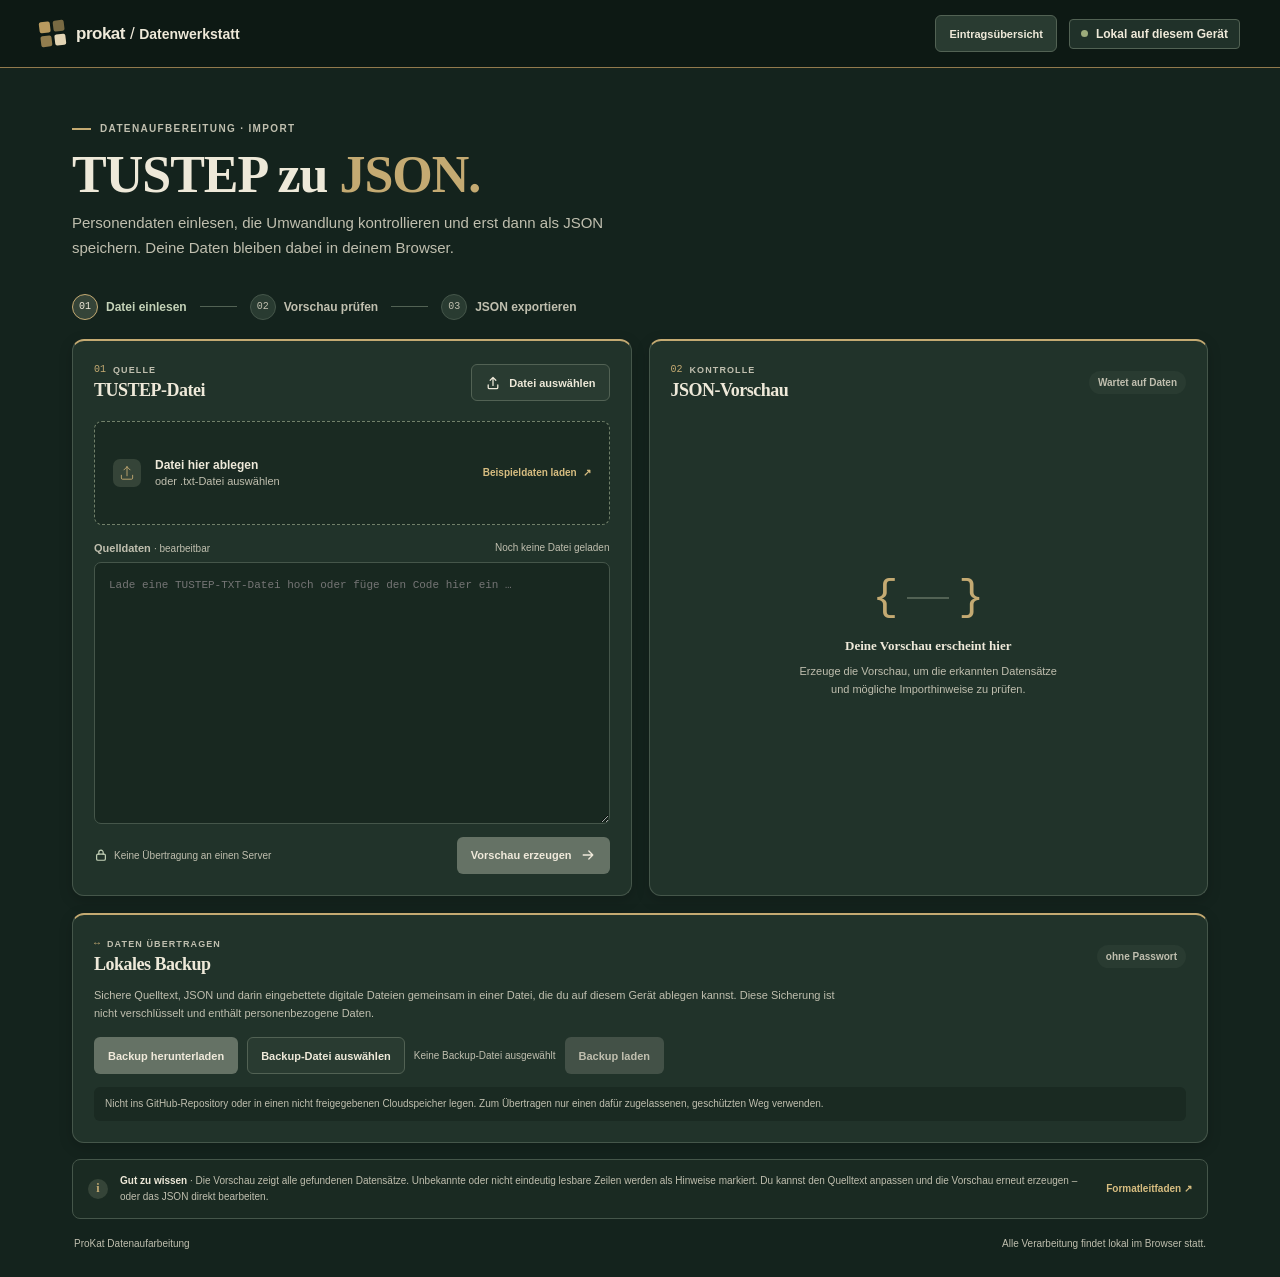
<file: index.html>
<!doctype html>
<html lang="de">
<head>
  <meta charset="utf-8">
  <meta name="viewport" content="width=device-width, initial-scale=1">
  <meta name="theme-color" content="#14231d">
  <title>ProKat · TUSTEP-Konverter</title>
  <link rel="stylesheet" href="styles.css">
  <script src="converter.js" defer></script>
  <script src="app.js" defer></script>
</head>
<body>
  <header class="topbar">
    <a class="brand" href="./" aria-label="ProKat Startseite">
      <span class="brand-mark" aria-hidden="true"><span></span><span></span><span></span><span></span></span>
      <span>prokat<span class="brand-divider">/</span><span class="brand-section">Datenwerkstatt</span></span>
    </a>
    <div class="topbar-actions">
      <button id="open-records-nav-button" class="button button-secondary" type="button">Eintragsübersicht</button>
      <span id="overview-nav-status" class="topbar-status" role="status" aria-live="polite"></span>
      <span class="local-badge"><span class="status-dot"></span> Lokal auf diesem Gerät</span>
    </div>
  </header>

  <main class="page-shell">
    <section class="intro">
      <div class="eyebrow"><span class="eyebrow-line"></span> DATENAUFBEREITUNG · IMPORT</div>
      <h1>TUSTEP zu <span>JSON.</span></h1>
      <p class="intro-copy">Personendaten einlesen, die Umwandlung kontrollieren und erst dann als JSON speichern. Deine Daten bleiben dabei in deinem Browser.</p>
    </section>

    <nav class="steps" aria-label="Arbeitsschritte">
      <div class="step is-active" data-step="1"><span class="step-number">01</span><span>Datei einlesen</span></div>
      <span class="step-connector" aria-hidden="true"></span>
      <div class="step" data-step="2"><span class="step-number">02</span><span>Vorschau prüfen</span></div>
      <span class="step-connector" aria-hidden="true"></span>
      <div class="step" data-step="3"><span class="step-number">03</span><span>JSON exportieren</span></div>
    </nav>

    <section class="workspace" aria-label="TUSTEP-Konverter">
      <div class="panel source-panel">
        <div class="panel-heading">
          <div>
            <div class="panel-kicker"><span class="panel-index">01</span> QUELLE</div>
            <h2>TUSTEP-Datei</h2>
          </div>
          <label class="button button-secondary upload-button" for="file-input">
            <svg viewBox="0 0 20 20" aria-hidden="true"><path d="M10 13V3m0 0L6.5 6.5M10 3l3.5 3.5M4 12.5v3A1.5 1.5 0 0 0 5.5 17h9a1.5 1.5 0 0 0 1.5-1.5v-3"/></svg>
            Datei auswählen
          </label>
          <input id="file-input" class="visually-hidden" type="file" accept=".txt,text/plain">
        </div>
        <div id="drop-zone" class="drop-zone">
          <svg class="upload-icon" viewBox="0 0 32 32" aria-hidden="true"><path d="M16 21V5m0 0-5.5 5.5M16 5l5.5 5.5M6 20v5a2 2 0 0 0 2 2h16a2 2 0 0 0 2-2v-5"/></svg>
          <div class="drop-copy"><strong>Datei hier ablegen</strong><span>oder .txt-Datei auswählen</span></div>
          <button id="sample-button" class="text-button" type="button">Beispieldaten laden <span aria-hidden="true">↗</span></button>
        </div>
        <div class="editor-heading">
          <label for="source-input">Quelldaten <span class="subtle-label">· bearbeitbar</span></label>
          <span id="source-count" class="character-count">Noch keine Datei geladen</span>
        </div>
        <textarea id="source-input" class="code-editor source-editor" spellcheck="false" aria-label="TUSTEP-Quelldaten" placeholder="Lade eine TUSTEP-TXT-Datei hoch oder füge den Code hier ein …"></textarea>
        <div class="source-footer">
          <span class="privacy-note"><svg viewBox="0 0 16 16" aria-hidden="true"><rect x="3" y="7" width="10" height="7" rx="1.5"/><path d="M5.5 7V5a2.5 2.5 0 0 1 5 0v2"/></svg> Keine Übertragung an einen Server</span>
          <button id="preview-button" class="button button-primary" type="button" disabled>
            Vorschau erzeugen
            <svg viewBox="0 0 20 20" aria-hidden="true"><path d="M4 10h12m-5-5 5 5-5 5"/></svg>
          </button>
        </div>
      </div>

      <div class="panel preview-panel">
        <div class="panel-heading preview-heading">
          <div>
            <div class="panel-kicker"><span class="panel-index">02</span> KONTROLLE</div>
            <h2>JSON-Vorschau</h2>
          </div>
          <span id="record-count" class="count-badge">Wartet auf Daten</span>
        </div>
        <div id="preview-empty" class="preview-empty">
          <div class="empty-art" aria-hidden="true"><span>{</span><i></i><span>}</span></div>
          <strong>Deine Vorschau erscheint hier</strong>
          <p>Erzeuge die Vorschau, um die erkannten Datensätze und mögliche Importhinweise zu prüfen.</p>
        </div>
        <div id="preview-content" class="preview-content" hidden>
          <div id="validation-message" class="validation-message" role="status" aria-live="polite"></div>
          <div id="issues" class="issues" aria-live="polite"></div>
          <div class="editor-heading json-editor-heading">
            <label for="json-output">Erzeugtes JSON <span class="subtle-label">· vor dem Export bearbeitbar</span></label>
            <button id="copy-button" class="icon-button" type="button" title="JSON in die Zwischenablage kopieren" aria-label="JSON in die Zwischenablage kopieren" disabled>
              <svg viewBox="0 0 20 20" aria-hidden="true"><rect x="7" y="7" width="9" height="10" rx="1.5"/><path d="M12.5 7V4.5A1.5 1.5 0 0 0 11 3H5.5A1.5 1.5 0 0 0 4 4.5V12a1.5 1.5 0 0 0 1.5 1.5H7"/></svg>
            </button>
          </div>
          <textarea id="json-output" class="code-editor json-editor" spellcheck="false" aria-label="JSON-Vorschau" placeholder="Die Vorschau wird nach dem Einlesen hier angezeigt …" disabled></textarea>
          <div class="preview-footer">
            <span id="json-status" class="json-status"><span class="status-dot"></span> Noch nicht geprüft</span>
            <button id="open-records-button" class="button button-secondary" type="button" disabled>Einträge im neuen Fenster öffnen</button>
            <button id="add-records-button" class="button button-secondary" type="button" disabled>JSON-Datensätze zur Übersicht hinzufügen</button>
            <button id="download-button" class="button button-dark" type="button" disabled>
              JSON herunterladen
              <svg viewBox="0 0 20 20" aria-hidden="true"><path d="M10 3v10m0 0 3.5-3.5M10 13 6.5 9.5M4 14v2.5A.5.5 0 0 0 4.5 17h11a.5.5 0 0 0 .5-.5V14"/></svg>
            </button>
          </div>
        </div>
      </div>
    </section>

    <section class="panel backup-panel" aria-labelledby="backup-title">
      <div class="panel-heading">
        <div>
          <div class="panel-kicker"><span class="panel-index">↔</span> DATEN ÜBERTRAGEN</div>
          <h2 id="backup-title">Lokales Backup</h2>
        </div>
        <span class="count-badge">ohne Passwort</span>
      </div>
      <p class="backup-copy">Sichere Quelltext, JSON und darin eingebettete digitale Dateien gemeinsam in einer Datei, die du auf diesem Gerät ablegen kannst. Diese Sicherung ist nicht verschlüsselt und enthält personenbezogene Daten.</p>
      <div class="backup-actions">
        <button id="backup-create-button" class="button button-primary" type="button" disabled>Backup herunterladen</button>
        <label class="button button-secondary backup-file-button" for="backup-file-input">Backup-Datei auswählen</label>
        <input id="backup-file-input" class="visually-hidden" type="file" accept=".prokat-backup.json,application/json">
        <span id="backup-file-name" class="backup-file-name">Keine Backup-Datei ausgewählt</span>
        <button id="backup-restore-button" class="button button-dark" type="button" disabled>Backup laden</button>
      </div>
      <p id="backup-status" class="backup-status" role="status" aria-live="polite">Nicht ins GitHub-Repository oder in einen nicht freigegebenen Cloudspeicher legen. Zum Übertragen nur einen dafür zugelassenen, geschützten Weg verwenden.</p>
    </section>

    <aside class="guide">
      <span class="guide-icon" aria-hidden="true">i</span>
      <p><strong>Gut zu wissen</strong> · Die Vorschau zeigt alle gefundenen Datensätze. Unbekannte oder nicht eindeutig lesbare Zeilen werden als Hinweise markiert. Du kannst den Quelltext anpassen und die Vorschau erneut erzeugen – oder das JSON direkt bearbeiten.</p>
      <a href="import-data-format.md" target="_blank" rel="noreferrer">Formatleitfaden <span aria-hidden="true">↗</span></a>
    </aside>
    <footer class="page-footer"><span>ProKat Datenaufarbeitung</span><span>Alle Verarbeitung findet lokal im Browser statt.</span></footer>
  </main>
</body>
</html>
</file>
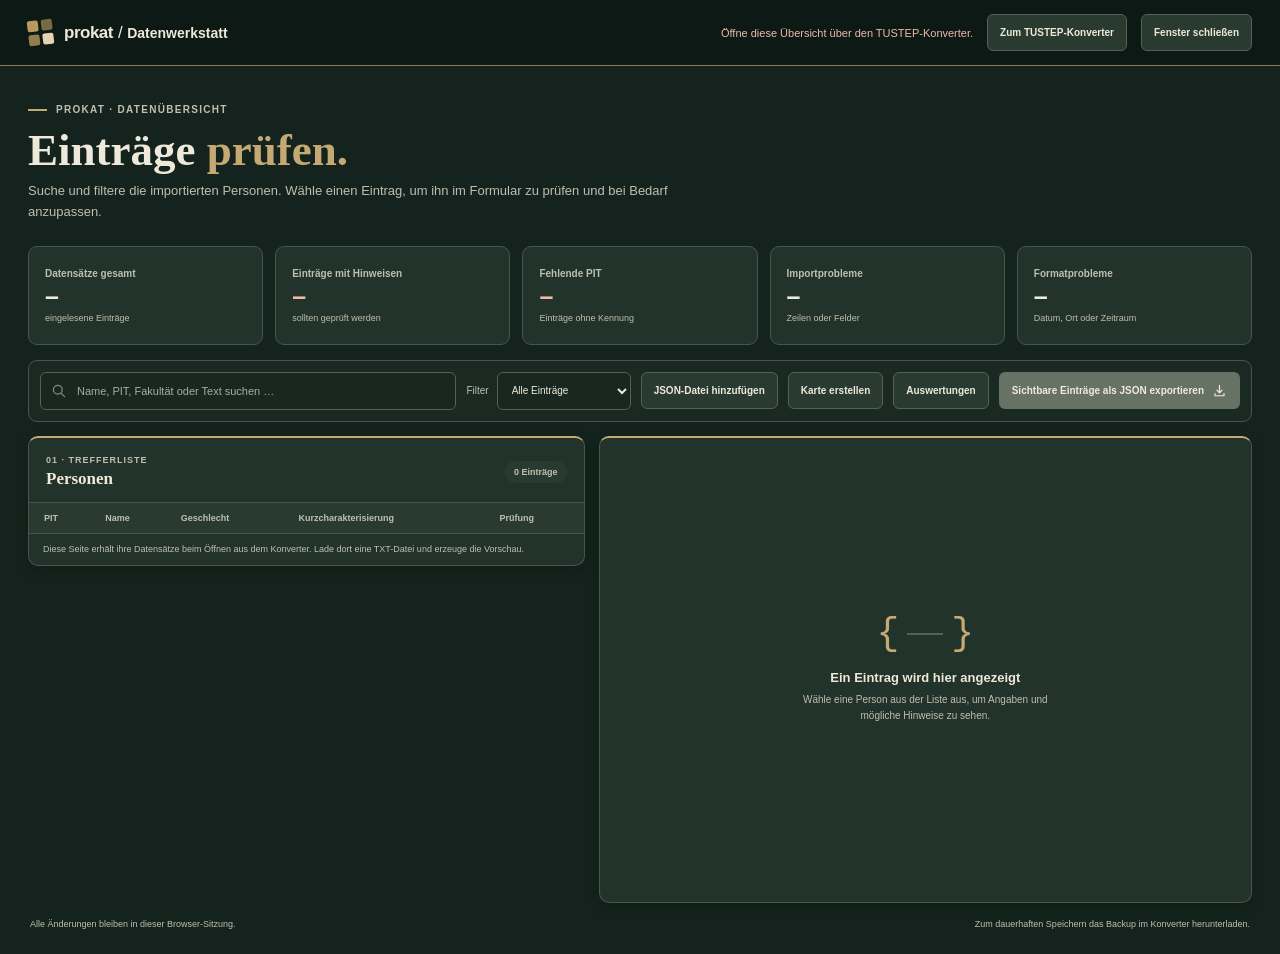
<file: records.html>
<!doctype html>
<html lang="de">
<head>
  <meta charset="utf-8">
  <meta name="viewport" content="width=device-width, initial-scale=1">
  <meta name="theme-color" content="#14231d">
  <title>ProKat · Eintragsübersicht</title>
  <link rel="stylesheet" href="records.css">
  <script src="records.js" defer></script>
</head>
<body>
  <header class="records-topbar">
    <a class="brand" href="./" aria-label="ProKat Startseite">
      <span class="brand-mark" aria-hidden="true"><span></span><span></span><span></span><span></span></span>
      <span>prokat<span class="brand-divider">/</span><span class="brand-section">Datenwerkstatt</span></span>
    </a>
    <div class="topbar-actions">
      <span id="connection-status" class="connection-status">Warte auf Datensätze …</span>
      <a class="button button-secondary" href="./index.html">Zum TUSTEP-Konverter</a>
      <button id="close-window" class="button button-secondary" type="button">Fenster schließen</button>
    </div>
  </header>

  <main class="records-shell">
    <section class="intro">
      <div class="eyebrow"><span class="eyebrow-line"></span> PROKAT · DATENÜBERSICHT</div>
      <h1>Einträge <span>prüfen.</span></h1>
      <p class="intro-copy">Suche und filtere die importierten Personen. Wähle einen Eintrag, um ihn im Formular zu prüfen und bei Bedarf anzupassen.</p>
    </section>

    <section class="stats-grid" aria-label="Fehlerstatistik">
      <article class="stat-card">
        <span class="stat-label">Datensätze gesamt</span>
        <strong id="stat-total">–</strong>
        <span class="stat-caption">eingelesene Einträge</span>
      </article>
      <article class="stat-card stat-card-alert">
        <span class="stat-label">Einträge mit Hinweisen</span>
        <strong id="stat-affected">–</strong>
        <span class="stat-caption">sollten geprüft werden</span>
      </article>
      <article class="stat-card stat-card-alert">
        <span class="stat-label">Fehlende PIT</span>
        <strong id="stat-missing-pit">–</strong>
        <span class="stat-caption">Einträge ohne Kennung</span>
      </article>
      <article class="stat-card">
        <span class="stat-label">Importprobleme</span>
        <strong id="stat-import">–</strong>
        <span class="stat-caption">Zeilen oder Felder</span>
      </article>
      <article class="stat-card">
        <span class="stat-label">Formatprobleme</span>
        <strong id="stat-format">–</strong>
        <span class="stat-caption">Datum, Ort oder Zeitraum</span>
      </article>
    </section>

    <section class="toolbar" aria-label="Suche und Filter">
      <label class="search-control" for="search-input">
        <svg viewBox="0 0 20 20" aria-hidden="true"><circle cx="8.5" cy="8.5" r="5.5"/><path d="m13 13 4 4"/></svg>
        <input id="search-input" type="search" placeholder="Name, PIT, Fakultät oder Text suchen …" autocomplete="off">
      </label>
      <label class="filter-control" for="issue-filter">
        <span>Filter</span>
        <select id="issue-filter">
          <option value="all">Alle Einträge</option>
          <option value="issues">Mit Hinweisen</option>
          <option value="missing-pit">Fehlende PIT</option>
          <option value="import">Importprobleme</option>
          <option value="format">Formatprobleme</option>
        </select>
      </label>
      <button id="import-json-button" class="button button-secondary" type="button">JSON-Datei hinzufügen</button>
      <input id="import-json-input" class="visually-hidden" type="file" accept=".json,application/json" aria-label="JSON-Datei auswählen">
      <button id="create-map" class="button button-secondary" type="button" title="Erstellt eine Karte aus den aktuell sichtbaren Einträgen; Internet erforderlich." disabled>Karte erstellen</button>
      <button id="open-analytics" class="button button-secondary" type="button" disabled>Auswertungen</button>
      <button id="export-filtered" class="button button-primary" type="button" disabled>
        Sichtbare Einträge als JSON exportieren
        <svg viewBox="0 0 20 20" aria-hidden="true"><path d="M10 3v10m0 0 3.5-3.5M10 13 6.5 9.5M4 14v2.5A.5.5 0 0 0 4.5 17h11a.5.5 0 0 0 .5-.5V14"/></svg>
      </button>
    </section>

    <div class="records-layout">
      <section class="table-panel" aria-labelledby="table-title">
        <div class="panel-heading">
          <div>
            <div class="panel-kicker">01 · TREFFERLISTE</div>
            <h2 id="table-title">Personen</h2>
          </div>
          <span id="visible-count" class="count-badge">0 Einträge</span>
        </div>
        <div class="table-wrap">
          <table>
            <thead>
              <tr>
                <th scope="col">PIT</th>
                <th scope="col">Name</th>
                <th scope="col">Geschlecht</th>
                <th scope="col">Kurzcharakterisierung</th>
                <th scope="col">Prüfung</th>
              </tr>
            </thead>
            <tbody id="records-body"></tbody>
          </table>
          <div id="list-empty" class="list-empty" hidden>Keine Einträge entsprechen der Suche oder dem Filter.</div>
        </div>
        <p id="records-notice" class="records-notice" role="status" aria-live="polite"></p>
      </section>

      <section class="detail-panel" aria-labelledby="detail-heading">
        <div id="detail-empty" class="detail-empty">
          <div class="empty-art" aria-hidden="true"><span>{</span><i></i><span>}</span></div>
          <strong>Ein Eintrag wird hier angezeigt</strong>
          <p>Wähle eine Person aus der Liste aus, um Angaben und mögliche Hinweise zu sehen.</p>
        </div>
        <div id="detail-view" hidden>
          <div class="panel-kicker">02 · EINZELDATENSATZ</div>
          <div class="identity">
            <div id="dummy-photo" class="dummy-photo" aria-label="Symbolisches Dummy-Foto">
              <img id="portrait-image" class="portrait-image" alt="" hidden>
              <svg id="portrait-placeholder" viewBox="0 0 100 100" aria-hidden="true">
                <circle class="portrait-hair" cx="50" cy="34" r="21"/>
                <path class="portrait-face" d="M31 38c0-15 8-24 19-24s19 9 19 24v8c0 12-9 22-19 22S31 58 31 46z"/>
                <path class="portrait-hair" d="M29 40c-2-19 8-31 22-31 13 0 22 10 21 27-6-2-11-8-13-14-6 7-17 11-30 11z"/>
                <path class="portrait-body" d="M17 100c2-20 14-31 33-31s31 11 33 31z"/>
              </svg>
              <span id="photo-caption">Dummy-Foto</span>
            </div>
            <div class="identity-copy">
              <span id="detail-pit" class="identity-pit">PIT –</span>
              <h2 id="detail-heading">Person</h2>
              <p id="detail-years" class="detail-years"></p>
              <span id="detail-issue-badge" class="issue-badge" hidden></span>
              <div class="photo-controls">
                <input id="portrait-file-input" type="file" accept="image/jpeg,image/png,image/webp,image/gif,image/avif,image/bmp" aria-hidden="true" tabindex="-1" hidden>
                <button id="choose-portrait" class="button button-secondary" type="button">Foto auswählen</button>
                <button id="remove-portrait" class="button button-secondary" type="button" hidden>Foto entfernen</button>
                <span id="portrait-status" class="portrait-status" role="status" aria-live="polite"></span>
              </div>
            </div>
          </div>
          <div class="detail-actions">
            <button id="create-person-map" class="button button-secondary" type="button" title="Erstellt eine Karte nur mit den Orten dieses Datensatzes; Internet erforderlich.">Karte für diese Person erstellen</button>
            <button id="show-family-graph" class="button button-secondary" type="button" title="Zeigt belegte Angaben zu Eltern, Ehepartnern und Kindern und verknüpft passende Datensätze.">Verwandtschaft anzeigen</button>
          </div>

          <section id="record-issues" class="record-issues" aria-live="polite"></section>

          <form id="record-form" class="record-form">
            <div class="form-section-heading">
              <h3>Personendaten</h3>
              <span>Änderungen werden sofort übernommen; Listen lassen sich ergänzen oder entfernen</span>
            </div>
            <div id="form-fields" class="form-fields"></div>
          </form>

          <div id="additional-sections" class="additional-sections" aria-label="Weitere bearbeitbare Angaben"></div>

          <section class="detail-block digital-resource-panel" aria-labelledby="digital-resources-title">
            <h3 id="digital-resources-title">Digitale Ressourcen</h3>
            <p class="digital-resource-help">Weblinks und Dateien werden diesem Personendatensatz zugeordnet. Dateien werden in der JSON-Datei eingebettet; große Dateien können den Browser verlangsamen und Exporte sowie Backups deutlich vergrößern.</p>
            <div id="digital-resource-list" class="digital-resource-list" aria-live="polite"></div>
            <div class="digital-resource-add">
              <label class="form-field">
                <span class="field-label">Titel des Links</span>
                <input id="digital-link-title" type="text" maxlength="300" placeholder="z. B. Digitalisat im Universitätsarchiv">
              </label>
              <label class="form-field">
                <span class="field-label">Webadresse (HTTP oder HTTPS)</span>
                <input id="digital-link-url" type="url" inputmode="url" placeholder="https://…" autocomplete="url">
              </label>
              <button id="add-digital-link" class="button button-secondary" type="button">Link hinzufügen</button>
              <button id="choose-digital-files" class="button button-secondary" type="button">Dateien anhängen</button>
              <input id="digital-file-input" class="visually-hidden" type="file" multiple aria-label="Digitale Dateien auswählen">
            </div>
            <p id="digital-resource-status" class="digital-resource-status" role="status" aria-live="polite"></p>
          </section>

          <details class="json-details">
            <summary>JSON dieses Eintrags anzeigen / bearbeiten</summary>
            <p class="json-help">Bearbeite bei Bedarf den vollständigen Datensatz. Änderungen werden erst mit „JSON-Änderungen übernehmen“ gespeichert.</p>
            <textarea id="record-json-editor" class="json-editor" spellcheck="false" aria-label="JSON des ausgewählten Datensatzes"></textarea>
            <div class="json-actions">
              <span id="record-json-status" class="json-status">JSON nicht geändert</span>
              <button id="apply-json" class="button button-secondary" type="button">JSON-Änderungen übernehmen</button>
            </div>
          </details>
        </div>
      </section>
    </div>

    <dialog id="map-dialog" class="map-dialog" aria-labelledby="map-title">
      <div class="map-dialog-inner">
        <header class="map-dialog-header">
          <div>
            <div class="panel-kicker">03 · ORTSÜBERSICHT</div>
            <h2 id="map-title">Orte auf der Karte</h2>
          </div>
          <button id="close-map" class="button button-secondary" type="button">Schließen</button>
        </header>
        <p class="map-data-notice">
          Zur Verortung werden nur Ortsnamen an <a href="https://photon.komoot.io/" target="_blank" rel="noopener noreferrer">Photon</a> (OpenStreetMap-Daten) gesendet, keine Personen- oder Biografiedaten. Die Kartenkacheln werden online von <a href="https://tile.openstreetmap.de/" target="_blank" rel="noopener noreferrer">OpenStreetMap Deutschland</a> bereitgestellt. Mehrere gleichlautende Treffer erscheinen mit einer gestrichelten Markierung als ungeprüfter Vorschlag; wähle rechts den passenden Treffer ausdrücklich aus. Weitere Ortsnennungen bleiben ihrem Quellfeld zugeordnet und gelten nicht automatisch als Wohnorte.
        </p>
        <p id="map-status" class="map-status" role="status" aria-live="polite"></p>
        <div class="map-legend" aria-label="Legende">
          <span><i class="map-legend-dot birth"></i>Geburtsort</span>
          <span><i class="map-legend-dot death"></i>Sterbeort</span>
          <span><i class="map-legend-dot mention"></i>Weitere Ortsnennung</span>
          <span><i class="map-legend-dot candidate"></i>Mehrdeutiger Vorschlag</span>
        </div>
        <div class="map-content">
          <div id="places-map" class="places-map" aria-label="Karte der Ortsangaben"></div>
          <aside class="map-review-panel" aria-labelledby="map-review-title">
            <h3 id="map-review-title">Treffer prüfen</h3>
            <p>Gestrichelte Markierungen sind mehrdeutig. Wähle hier den passenden Ort ausdrücklich aus.</p>
            <div id="map-unresolved" class="map-unresolved"></div>
          </aside>
        </div>
      </div>
    </dialog>

    <dialog id="family-dialog" class="family-dialog" aria-labelledby="family-title">
      <div class="family-dialog-inner">
        <header class="map-dialog-header">
          <div>
            <div class="panel-kicker">04 · FAMILIENBEZIEHUNGEN</div>
            <h2 id="family-title">Verwandtschaft</h2>
          </div>
          <button id="close-family" class="button button-secondary" type="button">Schließen</button>
        </header>
        <p class="family-notice">
          Angezeigt werden nur Angaben aus den Beziehungsfeldern des Datensatzes. Andere Einträge werden nur bei einem eindeutigen Namens- oder Namensvarianten-Treffer verknüpft; mehrere Treffer musst du auswählen. Nicht gefundene Personen bleiben unverknüpft.
        </p>
        <p id="family-status" class="family-status" role="status" aria-live="polite"></p>
        <div id="family-graph" class="family-network"></div>
      </div>
    </dialog>

    <dialog id="analytics-dialog" class="analytics-dialog" aria-labelledby="analytics-title">
      <div class="analytics-dialog-inner">
        <header class="map-dialog-header">
          <div>
            <div class="panel-kicker">05 · DATENBILDER</div>
            <h2 id="analytics-title">Auswertungen</h2>
          </div>
          <button id="close-analytics" class="button button-secondary" type="button">Schließen</button>
        </header>
        <p class="analytics-notice">
          Die Auswertungen verwenden alle geladenen Datensätze. Fehlende oder nicht eindeutig datierbare Angaben werden nicht ergänzt. Unbekannte Geschlechter erscheinen separat und gehen nicht in Männer-/Frauen-Prozentwerte ein. Fakultätszugehörigkeiten und Berufslaufbahnen werden getrennt ausgewertet; die Daten belegen nicht durchgehend, welche Position zu welcher Fakultät gehört.
        </p>
        <div id="analytics-summary" class="analytics-summary" aria-label="Bestandsübersicht"></div>
        <div class="analytics-sections">
          <section class="analytics-section" aria-labelledby="quality-title">
            <h3 id="quality-title">Datenvollständigkeit</h3>
            <div id="completeness-chart" class="analytics-table"></div>
          </section>
          <section class="analytics-section" aria-labelledby="distribution-title">
            <h3 id="distribution-title">Verteilungen</h3>
            <div class="analytics-two-columns">
              <div>
                <h4>Geburtsjahrzehnte</h4>
                <div id="birth-decade-chart" class="analytics-bars"></div>
              </div>
              <div>
                <h4>Fakultätszugehörigkeiten</h4>
                <div id="faculty-distribution-chart" class="analytics-bars"></div>
              </div>
            </div>
          </section>
          <section class="analytics-section" aria-labelledby="timeline-title">
            <h3 id="timeline-title">Lebens- und Karriere-Zeitstrahl</h3>
            <label class="analytics-filter" for="timeline-person-select">Person
              <select id="timeline-person-select"></select>
            </label>
            <div id="person-timeline" class="person-timeline"></div>
            <div id="timeline-undated" class="timeline-undated"></div>
          </section>
          <section class="analytics-section" aria-labelledby="gender-position-title">
            <h3 id="gender-position-title">Geschlecht nach Arbeitsposition und Jahrzehnt</h3>
            <p class="analytics-explanation">Grundlage sind ausdrücklich datierte Angaben in „(12) Berufslaufbahn“. Eindeutige Titelvarianten werden gruppiert; die Originaltexte bleiben unverändert in den Datensätzen. Gezählt wird jeder Datensatz pro Position und Jahrzehnt höchstens einmal.</p>
            <label class="analytics-filter" for="gender-position-select">Arbeitsposition
              <select id="gender-position-select"></select>
            </label>
            <div id="gender-position-chart" class="gender-chart"></div>
          </section>
          <section class="analytics-section" aria-labelledby="gender-faculty-title">
            <h3 id="gender-faculty-title">Geschlecht nach Fakultät und Jahrzehnt</h3>
            <p class="analytics-explanation">Grundlage sind die expliziten Zeiträume in „(2+3) Fakultätszugehörigkeit“. Das Diagramm verknüpft Fakultäten nicht mit den Arbeitspositionen. Personen mit unbekanntem Geschlecht werden separat gezählt.</p>
            <label class="analytics-filter" for="gender-faculty-select">Fakultät
              <select id="gender-faculty-select"></select>
            </label>
            <div id="gender-faculty-chart" class="gender-chart"></div>
          </section>
          <section class="analytics-section" aria-labelledby="faculty-network-title">
            <h3 id="faculty-network-title">Akademisches Netzwerk</h3>
            <p class="analytics-explanation">Personen werden nur über identische, ausdrücklich angegebene Fakultätsnamen gruppiert. Die Gruppierung belegt eine gemeinsame Zuordnung, aber nicht automatisch persönlichen Kontakt.</p>
            <label class="analytics-filter" for="faculty-network-select">Fakultät
              <select id="faculty-network-select"></select>
            </label>
            <div id="faculty-network" class="faculty-network"></div>
          </section>
        </div>
      </div>
    </dialog>

    <footer class="records-footer">
      <span>Alle Änderungen bleiben in dieser Browser-Sitzung.</span>
      <span>Zum dauerhaften Speichern das Backup im Konverter herunterladen.</span>
    </footer>
  </main>
</body>
</html>
</file>
<file: styles.css>
:root {
  color-scheme: dark;
  --ink: #eee9d9;
  --muted: #c0bfaf;
  --line: #45564a;
  --paper: #21332a;
  --canvas: #14231d;
  --green: #c4aa72;
  --green-dark: #a98c53;
  --green-pale: #354438;
  --brass: #c4aa72;
  --surface-inset: #182820;
  --surface-raised: #293b31;
  --success: #c4d2b8;
  --danger: #f0b9a7;
  --mono: "DM Mono", "Cascadia Code", Consolas, monospace;
  font-family: "DM Sans", "Segoe UI", sans-serif;
  background: var(--canvas);
  color: var(--ink);
}

* { box-sizing: border-box; }

body { margin: 0; min-width: 320px; background: var(--canvas); }

button, textarea { font: inherit; }
button { cursor: pointer; }
button:disabled { cursor: not-allowed; }
[hidden] { display: none !important; }

.topbar {
  height: 68px;
  padding: 0 max(32px, calc((100vw - 1200px) / 2));
  display: flex;
  align-items: center;
  justify-content: space-between;
  background: rgba(255,255,255,.82);
  border-bottom: 1px solid #e8ebe6;
}

.topbar-actions { display: flex; align-items: center; gap: 12px; }
.topbar-status:empty { display: none; }
.topbar-status { max-width: 190px; color: #9d5a31; font-size: 10px; line-height: 1.4; }
.topbar-actions .button { white-space: nowrap; }
.brand { display: flex; align-items: center; gap: 11px; color: var(--ink); text-decoration: none; font-weight: 800; font-family: Manrope, sans-serif; font-size: 17px; letter-spacing: -.5px; }
.brand-mark { width: 25px; height: 25px; display: grid; grid-template-columns: repeat(2, 1fr); gap: 3px; transform: rotate(-7deg); }
.brand-mark span { border-radius: 2px; background: #347655; }
.brand-mark span:nth-child(2) { opacity: .63; }
.brand-mark span:nth-child(3) { opacity: .78; }
.brand-mark span:nth-child(4) { background: #b6d2bd; }
.brand-divider { color: #aab4ab; padding: 0 5px; font-weight: 400; }
.brand-section { color: #627067; font-size: 14px; letter-spacing: 0; font-weight: 600; }
.local-badge { display: inline-flex; align-items: center; gap: 8px; padding: 7px 11px; border: 1px solid #dfe9e1; border-radius: 99px; color: #42604c; background: #f5faf6; font-size: 12px; font-weight: 600; }
.status-dot { display: inline-block; height: 7px; width: 7px; flex: 0 0 7px; border-radius: 50%; background: #58a174; }

.page-shell { max-width: 1200px; margin: 0 auto; padding: 55px 32px 28px; }
.intro { margin-bottom: 33px; }
.eyebrow, .panel-kicker { color: #7e8a81; font-size: 10px; font-weight: 700; letter-spacing: 1.35px; }
.eyebrow { display: flex; align-items: center; gap: 9px; }
.eyebrow-line { display: inline-block; width: 19px; height: 2px; background: #75a180; }
h1 { margin: 12px 0 7px; font-family: Manrope, "Segoe UI", sans-serif; font-size: clamp(36px, 5vw, 52px); line-height: 1.12; letter-spacing: -2.6px; font-weight: 800; }
h1 span { color: var(--green); }
.intro-copy { max-width: 600px; margin: 0; color: #68756c; font-size: 15px; line-height: 1.65; }

.steps { display: flex; align-items: center; gap: 13px; margin-bottom: 19px; }
.step { display: flex; align-items: center; gap: 8px; color: #98a098; font-size: 12px; font-weight: 600; white-space: nowrap; }
.step-number { display: grid; width: 26px; height: 26px; place-items: center; border: 1px solid #dfe4dd; border-radius: 50%; color: #8b968d; font: 10px var(--mono); background: rgba(255,255,255,.65); }
.step.is-active { color: #315d43; }
.step.is-active .step-number, .step.is-complete .step-number { border-color: #9cbea3; color: #275b3d; background: #e9f2ec; }
.step.is-complete { color: #587261; }
.step-connector { height: 1px; width: 37px; background: #dfe4dd; }

.workspace { display: grid; grid-template-columns: minmax(0, 1fr) minmax(0, 1fr); gap: 17px; align-items: stretch; }
.panel { min-width: 0; min-height: 545px; padding: 21px; border: 1px solid #e6eae4; border-radius: 12px; background: var(--paper); box-shadow: 0 3px 14px rgba(25,49,32,.035); }
.panel-heading { display: flex; align-items: center; justify-content: space-between; gap: 14px; min-height: 42px; margin-bottom: 17px; }
.panel-kicker { display: flex; align-items: center; gap: 7px; font-size: 9px; letter-spacing: 1.1px; }
.panel-index { color: #428060; font: 10px var(--mono); letter-spacing: 0; }
h2 { margin: 5px 0 0; font: 700 18px Manrope, sans-serif; letter-spacing: -.5px; }
.button { display: inline-flex; align-items: center; justify-content: center; gap: 8px; height: 37px; padding: 0 13px; border: 1px solid transparent; border-radius: 6px; font-size: 11px; font-weight: 700; transition: background .15s, border-color .15s, transform .15s; }
.button:not(:disabled):active { transform: translateY(1px); }
.button svg { width: 16px; height: 16px; fill: none; stroke: currentColor; stroke-width: 1.6; stroke-linecap: round; stroke-linejoin: round; }
.button-secondary { border-color: #e1e6e0; color: #35453b; background: #fff; }
.button-secondary:hover { border-color: #bacabd; background: #f8faf8; }
.button-primary { color: #fff; background: var(--green); }
.button-primary:hover:not(:disabled) { background: var(--green-dark); }
.button-primary:disabled { background: #aab9ae; }
.button-dark { color: #fff; background: #1c2921; }
.button-dark:hover:not(:disabled) { background: #304238; }
.button-dark:disabled { background: #b7bfba; }

.drop-zone { min-height: 104px; display: flex; align-items: center; gap: 14px; margin-bottom: 17px; padding: 17px 18px; border: 1px dashed #cbd7cd; border-radius: 8px; background: #fafcf9; transition: border-color .15s, background .15s; }
.drop-zone.is-dragging { border-color: #4c9567; background: #f0f7f1; }
.upload-icon { width: 28px; height: 28px; flex: 0 0 28px; padding: 5px; border-radius: 7px; color: #397251; background: #e9f2ec; fill: none; stroke: currentColor; stroke-width: 1.6; stroke-linecap: round; stroke-linejoin: round; }
.drop-copy { display: flex; flex-direction: column; gap: 3px; color: #68746c; font-size: 11px; }
.drop-copy strong { color: #29372e; font-size: 12px; }
.text-button { margin-left: auto; padding: 5px 0 5px 8px; border: 0; color: #397251; background: transparent; font-size: 10px; font-weight: 700; white-space: nowrap; }
.text-button:hover { color: #1f583a; }
.text-button span { padding-left: 3px; }
.editor-heading { display: flex; align-items: center; justify-content: space-between; gap: 12px; margin: 0 0 8px; color: #35433a; font-size: 11px; font-weight: 700; }
.subtle-label { color: #9aa39c; font-size: 10px; font-weight: 400; }
.character-count { color: #99a29b; font-size: 10px; font-weight: 400; }
.code-editor { display: block; width: 100%; resize: vertical; padding: 13px 14px; border: 1px solid #e5e9e4; border-radius: 7px; outline: none; color: #35433b; background: #fbfcfb; font: 11px/1.65 var(--mono); tab-size: 2; }
.code-editor:focus { border-color: #93b69c; box-shadow: 0 0 0 3px rgba(73,132,88,.1); }
.source-editor { min-height: 262px; height: 262px; }
.source-footer, .preview-footer { display: flex; align-items: center; justify-content: space-between; gap: 12px; margin-top: 13px; }
.privacy-note { display: flex; align-items: center; gap: 6px; color: #859087; font-size: 10px; }
.privacy-note svg { width: 14px; height: 14px; fill: none; stroke: #6a9275; stroke-width: 1.35; stroke-linecap: round; stroke-linejoin: round; }

.count-badge { padding: 6px 9px; border-radius: 99px; color: #78847b; background: #f3f5f2; font-size: 10px; font-weight: 600; white-space: nowrap; }
.preview-empty { min-height: 433px; display: flex; flex-direction: column; align-items: center; justify-content: center; padding: 30px; text-align: center; }
.empty-art { display: flex; align-items: center; gap: 9px; margin-bottom: 19px; color: #78a187; font: 43px/1 var(--mono); }
.empty-art i { width: 42px; height: 2px; background: #d6e5d9; }
.preview-empty strong { font: 700 13px Manrope, sans-serif; }
.preview-empty p { max-width: 265px; margin: 8px 0 0; color: #849087; font-size: 11px; line-height: 1.65; }
.preview-content { display: flex; flex-direction: column; }
.validation-message { display: flex; align-items: flex-start; gap: 7px; margin: 0 0 8px; color: #54745d; font-size: 10px; line-height: 1.5; }
.validation-message::before { content: ""; width: 7px; height: 7px; flex: 0 0 7px; margin-top: 3px; border-radius: 50%; background: #6aab7c; }
.validation-message.has-errors { color: #9d5a31; }
.validation-message.has-errors::before { background: #d58856; }
.issues { max-height: 112px; overflow: auto; margin-bottom: 8px; }
.issue { padding: 6px 8px; border-left: 2px solid #dfaa69; color: #795b36; background: #fff9f0; font-size: 10px; line-height: 1.5; }
.issue + .issue { margin-top: 3px; }
.issue strong { font-weight: 700; }
.json-editor-heading { margin-top: 4px; }
.icon-button { display: grid; width: 28px; height: 28px; place-items: center; border: 1px solid #e5e9e4; border-radius: 5px; color: #5d6b61; background: #fff; }
.icon-button:hover:not(:disabled) { background: #f5f8f5; }
.icon-button:disabled { opacity: .45; }
.icon-button svg { width: 16px; height: 16px; fill: none; stroke: currentColor; stroke-width: 1.4; stroke-linecap: round; stroke-linejoin: round; }
.json-editor { min-height: 284px; height: 284px; color: #315440; background: #fafcf9; }
.json-status { display: flex; align-items: center; gap: 7px; color: #89948c; font-size: 10px; }
.json-status.is-valid { color: #477354; }
.json-status.is-invalid { color: #a45243; }
.json-status.is-invalid .status-dot { background: #d27466; }

.backup-panel { min-height: 0; margin-top: 17px; }
.backup-panel .panel-heading { margin-bottom: 8px; }
.backup-copy { max-width: 760px; margin: 0 0 15px; color: #748078; font-size: 11px; line-height: 1.65; }
.backup-actions { display: flex; align-items: center; flex-wrap: wrap; gap: 9px; margin-top: 14px; }
.backup-file-button { cursor: pointer; }
.backup-file-name { max-width: 230px; overflow: hidden; color: #89948c; font-size: 10px; text-overflow: ellipsis; white-space: nowrap; }
.backup-status { margin: 13px 0 0; padding: 9px 11px; border-radius: 6px; color: #66746a; background: #f5f8f5; font-size: 10px; line-height: 1.55; }
.backup-status.is-success { color: #376546; background: #edf6ef; }
.backup-status.is-error { color: #965443; background: #fff3ef; }

.guide { display: flex; align-items: center; gap: 12px; margin-top: 16px; padding: 13px 15px; border: 1px solid #e6eae4; border-radius: 8px; background: rgba(255,255,255,.63); }
.guide-icon { display: grid; width: 20px; height: 20px; flex: 0 0 20px; place-items: center; border-radius: 50%; color: #49735a; background: #e9f2ec; font: 600 12px Georgia, serif; }
.guide p { flex: 1; margin: 0; color: #758078; font-size: 10px; line-height: 1.6; }
.guide p strong { color: #405248; }
.guide a { color: #3b7553; font-size: 10px; font-weight: 700; text-decoration: none; white-space: nowrap; }
.guide a:hover { text-decoration: underline; }
.page-footer { display: flex; justify-content: space-between; gap: 16px; padding: 19px 2px 0; color: #96a098; font-size: 10px; }
.visually-hidden { position: absolute; width: 1px; height: 1px; padding: 0; margin: -1px; overflow: hidden; clip: rect(0, 0, 0, 0); white-space: nowrap; border: 0; }

@media (max-width: 850px) {
  .page-shell { max-width: 720px; padding-top: 42px; }
  .workspace { grid-template-columns: 1fr; }
  .panel { min-height: auto; }
  .source-editor { height: 235px; min-height: 180px; }
  .preview-empty { min-height: 310px; }
  .json-editor { height: 340px; }
}

@media (max-width: 520px) {
  .topbar { height: 60px; padding: 0 17px; }
  .topbar-actions { gap: 7px; }
  .topbar-actions .button { height: 32px; padding: 0 9px; font-size: 10px; }
  .topbar-actions .local-badge { display: none; }
  .brand { font-size: 15px; }
  .brand-section { font-size: 12px; }
  .local-badge { padding: 6px 8px; font-size: 10px; }
  .page-shell { padding: 34px 15px 20px; }
  .intro { margin-bottom: 25px; }
  h1 { font-size: 39px; }
  .intro-copy { font-size: 13px; }
  .steps { gap: 7px; justify-content: space-between; }
  .step { gap: 5px; font-size: 9px; }
  .step-number { width: 23px; height: 23px; font-size: 9px; }
  .step-connector { width: 12px; }
  .panel { padding: 15px; }
  .panel-heading { gap: 8px; }
  .upload-button { padding: 0 9px; font-size: 10px; }
  .drop-zone { flex-wrap: wrap; gap: 10px; padding: 13px; }
  .text-button { margin-left: 36px; }
  .source-footer, .preview-footer { align-items: flex-start; flex-direction: column; }
  .source-footer .button, .preview-footer .button { align-self: stretch; }
  .backup-actions { align-items: stretch; flex-direction: column; }
  .backup-actions .button { width: 100%; }
  .backup-file-button { width: 100%; }
  .backup-file-name { max-width: 100%; }
  .guide { align-items: flex-start; flex-wrap: wrap; }
  .guide p { min-width: calc(100% - 34px); }
  .guide a { margin-left: 32px; }
  .page-footer { flex-direction: column; gap: 5px; }
}

.topbar {
  background: #0d1914;
  border-bottom-color: #927a4d;
}
.topbar-status { color: var(--danger); }
.brand, .brand-divider, .brand-section { color: var(--ink); }
.brand-mark span { background: #b89a5f; }
.brand-mark span:nth-child(4) { background: #e2d4b4; }
.local-badge {
  border-color: #526254;
  border-radius: 4px;
  color: var(--ink);
  background: #203129;
}
.status-dot { background: #9cab7b; }
.eyebrow, .panel-kicker { color: var(--muted); }
.eyebrow-line { background: var(--brass); }
h1, h2, .preview-empty strong { font-family: Georgia, "Times New Roman", serif; }
h1 { letter-spacing: -1px; }
h1 span { color: var(--brass); }
.intro-copy, .backup-copy, .guide p, .drop-copy, .editor-heading { color: var(--muted); }
.drop-copy strong, .guide p strong { color: var(--ink); }
.step { color: var(--muted); }
.step-number {
  border-color: var(--line);
  color: var(--muted);
  background: var(--surface-raised);
}
.step.is-active, .step.is-complete { color: var(--success); }
.step.is-active .step-number, .step.is-complete .step-number {
  border-color: var(--brass);
  color: var(--ink);
  background: var(--green-pale);
}
.step-connector { background: #526254; }
.panel {
  border-color: var(--line);
  border-top: 2px solid var(--brass);
  background: var(--paper);
  box-shadow: 0 4px 14px rgba(0,0,0,.18);
}
.panel-index { color: var(--brass); }
.button-primary { color: #17231d; background: var(--green); }
.button-primary:hover:not(:disabled) { background: var(--green-dark); }
.button-primary:disabled { color: #f0eadb; background: #657265; }
.button-secondary {
  border-color: #526254;
  color: var(--ink);
  background: var(--surface-raised);
}
.button-secondary:hover { border-color: var(--brass); background: #34483a; }
.button-dark { color: var(--ink); background: #0d1914; }
.button-dark:hover:not(:disabled) { background: #293b31; }
.button-dark:disabled { color: #c0bfaf; background: #435147; }
.drop-zone { border-color: #71806a; background: #1a2a22; }
.drop-zone.is-dragging { border-color: var(--brass); background: #26382d; }
.upload-icon, .guide-icon { color: var(--brass); background: #354438; }
.text-button, .guide a { color: #d7bd80; }
.text-button:hover, .guide a:hover { color: #f0d99c; }
.subtle-label, .character-count, .backup-file-name, .page-footer { color: var(--muted); }
.code-editor, .json-editor {
  border-color: #45564a;
  color: #e5dfce;
  background: var(--surface-inset);
}
.code-editor:focus, .json-editor:focus {
  border-color: var(--brass);
  box-shadow: 0 0 0 3px rgba(196,170,114,.25);
}
.privacy-note, .json-status { color: var(--muted); }
.privacy-note svg { stroke: var(--success); }
.count-badge { color: var(--muted); background: var(--surface-raised); }
.empty-art, .empty-art i { color: var(--brass); }
.empty-art i { background: #526254; }
.preview-empty p { color: var(--muted); }
.validation-message { color: var(--success); }
.validation-message::before { background: #9cab7b; }
.validation-message.has-errors { color: var(--danger); }
.validation-message.has-errors::before { background: var(--danger); }
.issue {
  border-color: #d4ae69;
  color: #f0d9a8;
  background: #3a3023;
}
.icon-button {
  border-color: #526254;
  color: var(--ink);
  background: var(--surface-raised);
}
.icon-button:hover:not(:disabled) { background: #34483a; }
.json-status.is-valid { color: var(--success); }
.json-status.is-invalid { color: var(--danger); }
.json-status.is-invalid .status-dot { background: var(--danger); }
.backup-status, .guide {
  border-color: var(--line);
  color: var(--muted);
  background: #1a2a22;
}
.backup-status.is-success { color: #dce7d4; background: #283b2e; }
.backup-status.is-error { color: #f0cbbd; background: #422b27; }
button:focus-visible, a:focus-visible, input:focus-visible,
select:focus-visible, textarea:focus-visible {
  outline: 3px solid #d5bb7a;
  outline-offset: 2px;
}

@media (max-width: 360px) {
  .steps { gap: 4px; }
  .step { gap: 3px; font-size: 8px; }
  .step-number { width: 20px; height: 20px; font-size: 8px; }
  .step-connector { width: 7px; }
}
</file>
<file: records.css>
:root {
  color-scheme: dark;
  --ink: #eee9d9;
  --muted: #c0bfaf;
  --line: #45564a;
  --paper: #21332a;
  --canvas: #14231d;
  --green: #c4aa72;
  --green-dark: #a98c53;
  --green-pale: #354438;
  --brass: #c4aa72;
  --surface-inset: #182820;
  --surface-raised: #293b31;
  --success: #c4d2b8;
  --danger: #f0b9a7;
  --mono: "DM Mono", "Cascadia Code", Consolas, monospace;
  font-family: "DM Sans", "Segoe UI", sans-serif;
  background: var(--canvas);
  color: var(--ink);
}

* { box-sizing: border-box; }
body { margin: 0; min-width: 320px; background: var(--canvas); }
button, input, select, textarea { font: inherit; }
button { cursor: pointer; }
button:disabled { cursor: not-allowed; }
[hidden] { display: none !important; }

.records-topbar {
  min-height: 66px;
  padding: 0 max(28px, calc((100vw - 1440px) / 2));
  display: flex;
  align-items: center;
  justify-content: space-between;
  gap: 20px;
  background: rgba(255,255,255,.92);
  border-bottom: 1px solid #e8ebe6;
}
.brand { display: flex; align-items: center; gap: 11px; color: var(--ink); text-decoration: none; font-weight: 800; font-family: Manrope, "Segoe UI", sans-serif; font-size: 17px; letter-spacing: -.5px; }
.brand-mark { width: 25px; height: 25px; display: grid; grid-template-columns: repeat(2, 1fr); gap: 3px; transform: rotate(-7deg); }
.brand-mark span { border-radius: 2px; background: #347655; }
.brand-mark span:nth-child(2) { opacity: .63; }
.brand-mark span:nth-child(3) { opacity: .78; }
.brand-mark span:nth-child(4) { background: #b6d2bd; }
.brand-divider { color: #aab4ab; padding: 0 5px; font-weight: 400; }
.brand-section { color: #627067; font-size: 14px; letter-spacing: 0; font-weight: 600; }
.topbar-actions { display: flex; align-items: center; gap: 14px; }
.connection-status { color: #79857c; font-size: 11px; }
.connection-status.is-connected { color: #3d7452; }
.connection-status.is-error { color: #a45243; }

.records-shell { max-width: 1440px; margin: 0 auto; padding: 38px 28px 25px; }
.intro { margin-bottom: 23px; }
.eyebrow, .panel-kicker { color: #7e8a81; font-size: 10px; font-weight: 700; letter-spacing: 1.3px; }
.eyebrow { display: flex; align-items: center; gap: 9px; }
.eyebrow-line { width: 19px; height: 2px; background: #75a180; }
h1 { margin: 10px 0 6px; font: 800 clamp(34px, 4vw, 45px)/1.12 Manrope, "Segoe UI", sans-serif; letter-spacing: -2px; }
h1 span { color: var(--green); }
.intro-copy { max-width: 680px; margin: 0; color: #68756c; font-size: 13px; line-height: 1.6; }

.stats-grid { display: grid; grid-template-columns: repeat(5, minmax(0, 1fr)); gap: 12px; margin-bottom: 15px; }
.stat-card { min-height: 99px; display: grid; grid-template-columns: 1fr auto; align-content: center; gap: 2px 10px; padding: 14px 16px; border: 1px solid #e6eae4; border-radius: 9px; background: var(--paper); }
.stat-label { color: #748078; font-size: 10px; font-weight: 600; }
.stat-card strong { grid-column: 1; grid-row: 2; font: 700 25px/1.2 Manrope, sans-serif; letter-spacing: -.7px; }
.stat-caption { grid-column: 1; color: #9aa39c; font-size: 9px; }
.stat-card-alert strong { color: #aa6747; }

.toolbar { display: flex; flex-wrap: wrap; align-items: center; gap: 10px; margin-bottom: 14px; padding: 11px; border: 1px solid #e6eae4; border-radius: 9px; background: rgba(255,255,255,.82); }
.search-control { display: flex; align-items: center; flex: 1 1 220px; min-width: 170px; height: 38px; gap: 8px; padding: 0 10px; border: 1px solid #e4e9e3; border-radius: 6px; background: #fbfcfb; }
.search-control:focus-within { border-color: #93b69c; box-shadow: 0 0 0 3px rgba(73,132,88,.1); }
.search-control svg { width: 16px; height: 16px; flex: 0 0 16px; fill: none; stroke: #829087; stroke-width: 1.5; stroke-linecap: round; }
.search-control input { width: 100%; min-width: 0; border: 0; outline: 0; color: #35433b; background: transparent; font-size: 11px; }
.search-control input::placeholder { color: #9aa39c; }
.filter-control { display: flex; align-items: center; gap: 8px; color: #748078; font-size: 10px; }
.filter-control select { height: 38px; padding: 0 28px 0 10px; border: 1px solid #e4e9e3; border-radius: 6px; color: #35433b; background: #fff; font-size: 10px; }
.button { display: inline-flex; align-items: center; justify-content: center; gap: 8px; min-height: 37px; padding: 0 12px; border: 1px solid transparent; border-radius: 6px; font-size: 10px; font-weight: 700; white-space: nowrap; text-decoration: none; transition: background .15s, border-color .15s, transform .15s; }
.button:not(:disabled):active { transform: translateY(1px); }
.button svg { width: 15px; height: 15px; fill: none; stroke: currentColor; stroke-width: 1.6; stroke-linecap: round; stroke-linejoin: round; }
.button-primary { color: #fff; background: var(--green); }
.button-primary:hover:not(:disabled) { background: var(--green-dark); }
.button-primary:disabled { background: #aab9ae; }
.button-secondary { border-color: #e1e6e0; color: #35453b; background: #fff; }
.button-secondary:hover:not(:disabled) { border-color: #bacabd; background: #f8faf8; }

.records-layout { display: grid; grid-template-columns: minmax(360px, .92fr) minmax(0, 1.08fr); gap: 14px; align-items: start; }
.table-panel, .detail-panel { min-width: 0; border: 1px solid #e6eae4; border-radius: 10px; background: var(--paper); box-shadow: 0 3px 14px rgba(25,49,32,.035); }
.table-panel { overflow: hidden; }
.panel-heading { display: flex; align-items: center; justify-content: space-between; gap: 10px; padding: 17px 17px 13px; }
.panel-kicker { font-size: 9px; letter-spacing: 1px; }
h2 { margin: 4px 0 0; font: 700 17px Manrope, sans-serif; letter-spacing: -.4px; }
.count-badge { padding: 6px 9px; border-radius: 99px; color: #78847b; background: #f3f5f2; font-size: 9px; font-weight: 600; white-space: nowrap; }
.table-wrap { max-height: 635px; overflow: auto; border-top: 1px solid #edf0ec; }
table { width: 100%; border-collapse: separate; border-spacing: 0; text-align: left; }
thead { position: sticky; z-index: 1; top: 0; background: #f8faf7; }
th { padding: 10px 9px; border-bottom: 1px solid #e7ebe5; color: #849087; font-size: 9px; font-weight: 700; white-space: nowrap; }
th:first-child, td:first-child { padding-left: 15px; }
td { max-width: 200px; padding: 10px 9px; border-bottom: 1px solid #f0f2ef; color: #647168; font-size: 10px; line-height: 1.45; vertical-align: middle; }
tbody tr { cursor: pointer; outline: none; transition: background .12s; }
tbody tr:hover { background: #f7faf7; }
tbody tr:focus-visible { box-shadow: inset 0 0 0 2px #76a585; }
tbody tr.is-selected { background: #eef5ef; }
tbody tr.row-has-issue td:first-child { box-shadow: inset 3px 0 #d29368; }
.person-cell { color: #28382f; font-weight: 700; }
.summary-cell { max-width: 155px; overflow: hidden; text-overflow: ellipsis; white-space: nowrap; }
.table-badge { display: inline-flex; border-radius: 99px; padding: 4px 6px; font-size: 8px; font-weight: 700; white-space: nowrap; }
.table-badge.clean { color: #4a7655; background: #edf5ee; }
.table-badge.has-issue { color: #9a5d3d; background: #fff1e9; }
.list-empty { padding: 36px 15px; color: #859087; font-size: 11px; text-align: center; }
.records-notice { min-height: 30px; margin: 0; padding: 9px 14px; color: #869188; font-size: 9px; line-height: 1.5; }

.detail-panel { padding: 17px; }
.detail-empty { min-height: 430px; display: flex; flex-direction: column; align-items: center; justify-content: center; padding: 28px; text-align: center; }
.empty-art { display: flex; align-items: center; gap: 8px; margin-bottom: 17px; color: #78a187; font: 38px/1 var(--mono); }
.empty-art i { width: 36px; height: 2px; background: #d6e5d9; }
.detail-empty strong { font: 700 13px Manrope, sans-serif; }
.detail-empty p { max-width: 250px; margin: 7px 0 0; color: #849087; font-size: 10px; line-height: 1.6; }
.identity { display: flex; align-items: center; gap: 14px; margin: 12px 0 15px; }
.dummy-photo { position: relative; width: 82px; height: 98px; flex: 0 0 82px; display: flex; flex-direction: column; align-items: center; justify-content: center; gap: 2px; overflow: hidden; border: 1px solid #dfe9e1; border-radius: 8px; background: #edf3ee; }
.dummy-photo svg { width: 70px; height: 70px; margin-top: 4px; }
.dummy-photo .portrait-image { position: absolute; inset: 0; width: 100%; height: 100%; object-fit: cover; }
.dummy-photo span { position: absolute; right: 0; bottom: 0; left: 0; overflow: hidden; padding: 4px 3px; color: #718076; background: rgba(237, 243, 238, .92); font-size: 8px; font-weight: 600; text-align: center; text-overflow: ellipsis; white-space: nowrap; }
.portrait-face { fill: #e4bd9f; }
.portrait-hair { fill: #526e5a; }
.portrait-body { fill: #668f72; }
.dummy-photo.gender-female { border-color: #ebdfd4; background: #f8f1eb; }
.gender-female .portrait-hair { fill: #84654e; }
.gender-female .portrait-body { fill: #a97a70; }
.identity-copy { min-width: 0; }
.photo-controls { display: flex; flex-wrap: wrap; align-items: center; gap: 6px; margin-top: 9px; }
.photo-controls .button { min-height: 30px; height: auto; padding: 6px 9px; font-size: 10px; }
.portrait-status { flex-basis: 100%; color: #78847b; font-size: 10px; line-height: 1.5; }
.portrait-status.is-error { color: #a55343; }
.identity-pit { color: #62806c; font: 10px var(--mono); }
.identity-copy h2 { margin-top: 4px; font-size: 22px; overflow-wrap: anywhere; }
.detail-years { margin: 5px 0 0; color: #78847b; font-size: 11px; }
.issue-badge { display: inline-flex; margin-top: 8px; padding: 5px 8px; border-radius: 99px; color: #95583c; background: #fff1e9; font-size: 9px; font-weight: 700; }
.detail-actions { display: flex; flex-wrap: wrap; justify-content: flex-end; gap: 8px; margin: -4px 0 12px; }

.record-issues { margin: 12px 0; }
.record-issues h3, .detail-block h3, .form-section-heading h3 { margin: 0 0 8px; color: #405248; font: 700 12px Manrope, sans-serif; }
.record-issues ul { display: grid; gap: 5px; margin: 0; padding: 0; list-style: none; }
.record-issues li { padding: 7px 9px; border-left: 2px solid #d29368; border-radius: 0 4px 4px 0; color: #795b36; background: #fff9f0; font-size: 9px; line-height: 1.5; }
.record-issues li.problem-import { border-color: #cc8469; color: #874d3e; background: #fff5f1; }
.record-issues li.problem-format { border-color: #d5a45f; }
.record-issues li.problem-identity { border-color: #8eaa76; color: #4f6843; background: #f3f8ee; }
.record-issues li strong { font-weight: 700; }
.no-issues { margin: 0; padding: 8px 10px; border-radius: 5px; color: #4e7658; background: #edf5ee; font-size: 9px; }

.record-form { margin-top: 15px; }
.form-section-heading { display: flex; align-items: baseline; justify-content: space-between; gap: 9px; margin-bottom: 9px; }
.form-section-heading h3 { margin: 0; }
.form-section-heading span { color: #9aa39c; font-size: 8px; }
.form-fields { display: grid; grid-template-columns: repeat(2, minmax(0, 1fr)); gap: 9px 10px; }
.form-field { min-width: 0; display: flex; flex-direction: column; gap: 4px; }
.form-field.is-wide { grid-column: 1 / -1; }
.field-label { color: #758078; font-size: 9px; font-weight: 600; }
.form-field input, .form-field textarea, .form-field select { width: 100%; min-width: 0; min-height: 33px; padding: 7px 9px; border: 1px solid #e3e8e2; border-radius: 5px; outline: none; color: #35433b; background: #fbfcfb; font: 10px/1.5 var(--mono); }
.form-field textarea { min-height: 55px; resize: vertical; }
.form-field input:focus, .form-field textarea:focus, .form-field select:focus { border-color: #93b69c; box-shadow: 0 0 0 2px rgba(73,132,88,.1); }
.form-field.field-has-issue input, .form-field.field-has-issue textarea, .form-field.field-has-issue select { border-color: #d69a72; background: #fffaf6; }
.additional-sections { display: grid; grid-template-columns: repeat(2, minmax(0, 1fr)); gap: 10px; margin-top: 16px; }
.detail-block { min-width: 0; padding: 11px; border: 1px solid #edf0ec; border-radius: 6px; background: #fcfdfc; }
.detail-block h3 { margin-bottom: 9px; }
.digital-resource-panel { margin-top: 12px; }
.digital-resource-help { margin: -2px 0 10px; color: #849087; font-size: 9px; line-height: 1.55; }
.digital-resource-list { display: grid; gap: 7px; margin-bottom: 10px; }
.digital-resource-empty { margin: 0; color: #9aa39c; font-size: 9px; font-style: italic; }
.digital-resource-item { min-width: 0; display: flex; align-items: center; justify-content: space-between; gap: 12px; padding: 9px; border: 1px solid #e8ece7; border-radius: 5px; background: #fff; }
.digital-resource-details { min-width: 0; display: grid; gap: 4px; }
.digital-resource-title { color: #405248; font-size: 9px; overflow-wrap: anywhere; }
.digital-resource-link, .digital-resource-meta { color: #758078; font-size: 8px; line-height: 1.45; overflow-wrap: anywhere; }
.digital-resource-link { color: #3e7350; text-decoration: underline; text-underline-offset: 2px; }
.digital-resource-meta.is-error, .digital-resource-status.is-error, .digital-resource-empty.is-error { color: #a45243; }
.digital-resource-actions { display: flex; flex: 0 0 auto; flex-wrap: wrap; justify-content: flex-end; gap: 5px; }
.digital-resource-add { display: grid; grid-template-columns: minmax(0, 1fr) minmax(0, 1.5fr) auto auto; align-items: end; gap: 8px; }
.digital-resource-add .form-field input { min-height: 34px; }
.digital-resource-status { min-height: 14px; margin: 8px 0 0; color: #627168; font-size: 8px; line-height: 1.5; }
.editable-section-fields, .editable-object-fields { display: grid; gap: 8px; }
.editable-object { grid-column: 1 / -1; display: grid; gap: 8px; padding: 9px; border: 1px solid #e8ece7; border-radius: 5px; background: #fff; }
.editable-collection { display: grid; gap: 7px; }
.editable-array { display: grid; gap: 6px; }
.editable-array-item { display: grid; grid-template-columns: minmax(0, 1fr) auto; align-items: end; gap: 7px; min-width: 0; }
.editable-array-item.is-draft { padding: 8px; border: 1px dashed #cbd7cd; border-radius: 5px; background: #f9fbf8; }
.editable-array-value { min-width: 0; }
.array-draft-actions { display: flex; flex-direction: column; gap: 5px; }
.draft-note { display: block; margin-top: 5px; font-size: 8px; }
.array-action { min-height: 28px; height: 28px; padding: 0 8px; font-size: 9px; white-space: nowrap; }
.editable-collection > .array-action { justify-self: start; }
.detail-block dl { display: grid; grid-template-columns: minmax(78px, .38fr) minmax(0, .62fr); gap: 7px 9px; margin: 0; }
.detail-block dt { color: #7c887f; font-size: 8px; font-weight: 700; overflow-wrap: anywhere; }
.detail-block dd { min-width: 0; margin: 0; color: #4e5e53; font-size: 9px; line-height: 1.5; overflow-wrap: anywhere; }
.detail-block ul, .detail-block dl ul { display: grid; gap: 3px; margin: 0; padding-left: 15px; }
.detail-block dd dl { grid-template-columns: minmax(66px, .4fr) minmax(0, .6fr); gap: 3px 6px; }
.detail-block dd dl dt { font-weight: 500; }
.empty-value { color: #a3aca5; font-style: italic; }

.json-details { margin-top: 13px; border: 1px solid #e8ece7; border-radius: 6px; }
.json-details summary { padding: 10px 11px; color: #47624f; cursor: pointer; font-size: 10px; font-weight: 700; }
.json-help { margin: 0 11px 8px; color: #89948c; font-size: 9px; line-height: 1.5; }
.json-editor { display: block; width: calc(100% - 22px); min-height: 220px; margin: 0 11px; padding: 10px; resize: vertical; border: 1px solid #e5e9e4; border-radius: 5px; outline: none; color: #315440; background: #fafcf9; font: 9px/1.6 var(--mono); }
.json-editor:focus { border-color: #93b69c; box-shadow: 0 0 0 2px rgba(73,132,88,.1); }
.json-actions { display: flex; align-items: center; justify-content: space-between; gap: 8px; padding: 9px 11px 11px; }
.json-status { color: #89948c; font-size: 9px; }
.json-status.is-valid { color: #477354; }
.json-status.is-invalid { color: #a45243; }

.records-footer { display: flex; justify-content: space-between; gap: 15px; padding: 16px 2px 0; color: #96a098; font-size: 9px; }
.map-dialog { width: min(1280px, calc(100vw - 28px)); max-width: none; max-height: calc(100vh - 28px); padding: 0; overflow: auto; border: 1px solid #dfe6df; border-radius: 12px; color: var(--ink); background: var(--canvas); box-shadow: 0 18px 70px rgba(20, 38, 27, .24); }
.map-dialog::backdrop { background: rgba(18, 30, 22, .58); }
.map-dialog-inner { padding: 20px; }
.map-dialog-header { display: flex; align-items: center; justify-content: space-between; gap: 14px; }
.map-dialog-header h2 { margin-top: 5px; font-size: 20px; }
.map-data-notice { margin: 12px 0; padding: 9px 11px; border-left: 3px solid #83a98b; border-radius: 0 5px 5px 0; color: #627168; background: #edf4ee; font-size: 10px; line-height: 1.55; }
.map-data-notice a { color: #2f7255; font-weight: 700; }
.map-status { min-height: 18px; margin: 7px 0; color: #68756c; font-size: 10px; line-height: 1.5; }
.map-legend { display: flex; flex-wrap: wrap; gap: 8px 16px; margin: 8px 0; color: #627168; font-size: 9px; }
.map-legend span { display: inline-flex; align-items: center; gap: 6px; }
.map-legend-dot { width: 9px; height: 9px; display: inline-block; border-radius: 50%; }
.map-legend-dot.birth { background: #398357; }
.map-legend-dot.death { background: #b35345; }
.map-legend-dot.mention { background: #607ca0; }
.map-legend-dot.candidate { border: 1.5px dashed #607168; background: transparent; }
.map-content { display: grid; grid-template-columns: minmax(0, 1fr) 300px; gap: 12px; min-height: 460px; }
.places-map { min-width: 0; min-height: 460px; border: 1px solid #dfe6df; border-radius: 7px; background: #e8eee8; }
.map-review-panel { min-width: 0; max-height: 560px; overflow: auto; padding: 12px; border: 1px solid #e3e9e2; border-radius: 7px; background: #fff; }
.map-review-panel h3 { margin: 0; color: #405248; font: 700 12px Manrope, "Segoe UI", sans-serif; }
.map-review-panel > p { margin: 6px 0 10px; color: #859087; font-size: 9px; line-height: 1.5; }
.map-unresolved { display: grid; gap: 8px; }
.map-location-review { padding: 9px; border: 1px solid #e7ebe5; border-radius: 6px; background: #fbfcfb; }
.map-location-review strong { display: block; color: #35453b; font-size: 10px; overflow-wrap: anywhere; }
.map-location-review p { margin: 5px 0; color: #748078; font-size: 8px; line-height: 1.45; }
.map-location-review select { width: 100%; min-height: 30px; padding: 4px 6px; border: 1px solid #e1e6e0; border-radius: 4px; color: #35453b; background: #fff; font-size: 9px; }
.map-location-review .button { width: 100%; min-height: 30px; margin-top: 6px; font-size: 9px; }
.map-location-review .button:disabled { opacity: .58; }
.map-empty { padding: 10px; color: #8b958d; font-size: 9px; line-height: 1.5; }
.family-dialog { width: min(1050px, calc(100vw - 28px)); max-width: none; max-height: calc(100vh - 28px); padding: 0; overflow: auto; border: 1px solid #dfe6df; border-radius: 12px; color: var(--ink); background: var(--canvas); box-shadow: 0 18px 70px rgba(20, 38, 27, .24); }
.family-dialog::backdrop { background: rgba(18, 30, 22, .58); }
.family-dialog-inner { padding: 20px; }
.family-notice { margin: 12px 0; padding: 9px 11px; border-left: 3px solid #83a98b; border-radius: 0 5px 5px 0; color: #627168; background: #edf4ee; font-size: 10px; line-height: 1.55; }
.family-status { min-height: 18px; margin: 7px 0 12px; color: #68756c; font-size: 10px; line-height: 1.5; }
.family-network { display: grid; gap: 18px; padding: 8px 0 4px; }
.family-node, .family-group { border: 1px solid #e3e9e2; border-radius: 8px; background: #fff; box-shadow: 0 3px 12px rgba(25,49,32,.035); }
.family-root-node { justify-self: center; width: min(100%, 430px); padding: 14px 18px; border: 2px solid #83a98b; text-align: center; }
.family-relation-role { display: block; color: #6a806f; font-size: 9px; font-weight: 700; text-transform: uppercase; letter-spacing: .5px; }
.family-relation-name { display: block; margin-top: 5px; color: #2f4035; font: 700 13px/1.45 Manrope, "Segoe UI", sans-serif; overflow-wrap: anywhere; }
.family-relations { display: grid; grid-template-columns: repeat(3, minmax(0, 1fr)); gap: 12px; align-items: start; }
.family-group { min-width: 0; padding: 12px; }
.family-group h3 { margin: 0 0 9px; color: #405248; font: 700 12px Manrope, "Segoe UI", sans-serif; }
.family-relation-list { display: grid; gap: 8px; }
.family-relation { min-width: 0; padding: 9px; border: 1px solid #e7ebe5; border-radius: 6px; background: #fbfcfb; }
.family-relation-role { color: #78847b; }
.family-relation-detail, .family-empty { margin: 6px 0 0; color: #748078; font-size: 9px; line-height: 1.5; overflow-wrap: anywhere; }
.family-open-button { width: 100%; min-height: 31px; height: auto; margin-top: 8px; padding: 6px 8px; font-size: 9px; white-space: normal; text-align: left; }
.family-candidate-select { width: 100%; min-height: 31px; margin-top: 8px; padding: 4px 7px; border: 1px solid #e1e6e0; border-radius: 4px; color: #35453b; background: #fff; font-size: 9px; }
.analytics-dialog { width: min(1240px, calc(100vw - 28px)); max-width: none; max-height: calc(100vh - 28px); padding: 0; overflow: auto; border: 1px solid #dfe6df; border-radius: 12px; color: var(--ink); background: var(--canvas); box-shadow: 0 18px 70px rgba(20, 38, 27, .24); }
.analytics-dialog::backdrop { background: rgba(18, 30, 22, .58); }
.analytics-dialog-inner { padding: 20px; }
.analytics-notice { margin: 12px 0; padding: 9px 11px; border-left: 3px solid #83a98b; border-radius: 0 5px 5px 0; color: #627168; background: #edf4ee; font-size: 10px; line-height: 1.55; }
.analytics-summary { display: grid; grid-template-columns: repeat(4, minmax(0, 1fr)); gap: 9px; margin: 14px 0; }
.analytics-summary-card { min-width: 0; padding: 11px; border: 1px solid #e3e9e2; border-radius: 7px; background: #fff; }
.analytics-summary-card span { display: block; color: #748078; font-size: 9px; }
.analytics-summary-card strong { display: block; margin-top: 4px; color: #35453b; font: 700 20px/1.2 Manrope, "Segoe UI", sans-serif; }
.analytics-sections { display: grid; gap: 12px; }
.analytics-section { min-width: 0; padding: 14px; border: 1px solid #e3e9e2; border-radius: 8px; background: #fff; }
.analytics-section > h3 { margin: 0 0 10px; color: #405248; font: 700 13px Manrope, "Segoe UI", sans-serif; }
.analytics-section h4 { margin: 0 0 8px; color: #516257; font: 700 10px Manrope, "Segoe UI", sans-serif; }
.analytics-two-columns { display: grid; grid-template-columns: repeat(2, minmax(0, 1fr)); gap: 18px; }
.analytics-filter { display: flex; flex-wrap: wrap; align-items: center; gap: 8px; margin: 8px 0 12px; color: #657369; font-size: 9px; font-weight: 700; }
.analytics-filter select { min-width: min(360px, 100%); min-height: 32px; padding: 5px 8px; border: 1px solid #e1e6e0; border-radius: 5px; color: #35453b; background: #fff; font-size: 9px; font-weight: 400; }
.analytics-explanation { margin: 0 0 9px; color: #7d8980; font-size: 9px; line-height: 1.5; }
.analytics-table { overflow-x: auto; }
.analytics-table table { width: 100%; border-collapse: collapse; }
.analytics-table th, .analytics-table td { padding: 7px 9px; border-bottom: 1px solid #edf0ec; color: #647168; font-size: 9px; text-align: left; }
.analytics-table th { color: #7c887f; background: #f8faf7; }
.analytics-table td:last-child, .analytics-table th:last-child { text-align: right; white-space: nowrap; }
.analytics-bars { display: grid; gap: 7px; max-height: 320px; overflow: auto; }
.analytics-bar-row { display: grid; grid-template-columns: minmax(100px, 1.1fr) minmax(65px, 2fr) 35px; align-items: center; gap: 8px; }
.analytics-bar-label { color: #657369; font-size: 8px; line-height: 1.35; overflow-wrap: anywhere; }
.analytics-bar-track { height: 11px; overflow: hidden; border-radius: 99px; background: #edf1ed; }
.analytics-bar-fill { display: block; height: 100%; min-width: 2px; border-radius: inherit; background: #6d9a77; }
.analytics-bar-value { color: #526157; font-size: 8px; font-variant-numeric: tabular-nums; text-align: right; }
.gender-chart { display: grid; gap: 9px; max-height: 440px; overflow: auto; }
.gender-chart-row { display: grid; grid-template-columns: minmax(92px, .7fr) minmax(130px, 1.6fr) minmax(170px, 1fr); align-items: center; gap: 10px; padding: 6px 0; border-bottom: 1px solid #f0f2ef; }
.gender-chart-label { color: #526157; font-size: 9px; font-weight: 700; overflow-wrap: anywhere; }
.gender-chart-track { display: flex; height: 14px; overflow: hidden; border-radius: 99px; background: #edf1ed; }
.gender-chart-male { height: 100%; background: #54806e; }
.gender-chart-female { height: 100%; background: #c17c83; }
.gender-chart-counts { color: #748078; font-size: 8px; line-height: 1.4; font-variant-numeric: tabular-nums; }
.analytics-legend { display: flex; flex-wrap: wrap; gap: 8px 14px; margin: 8px 0; color: #6d7a70; font-size: 8px; }
.analytics-legend span { display: inline-flex; align-items: center; gap: 5px; }
.analytics-legend i { width: 9px; height: 9px; display: inline-block; border-radius: 2px; }
.analytics-legend .male { background: #54806e; }
.analytics-legend .female { background: #c17c83; }
.timeline-list { position: relative; display: grid; gap: 0; padding-left: 24px; }
.timeline-list::before { content: ""; position: absolute; top: 5px; bottom: 5px; left: 8px; width: 2px; background: #d7e4d9; }
.timeline-event { position: relative; padding: 0 0 12px 9px; }
.timeline-event::before { content: ""; position: absolute; top: 3px; left: -20px; width: 9px; height: 9px; border: 2px solid #679173; border-radius: 50%; background: #fff; }
.timeline-years { display: block; margin-bottom: 3px; color: #497155; font: 700 9px var(--mono); }
.timeline-source { color: #526157; font-size: 9px; line-height: 1.5; }
.timeline-source-label { display: block; margin-bottom: 2px; color: #89948c; font-size: 8px; font-weight: 700; }
.timeline-undated { margin-top: 8px; color: #758178; font-size: 9px; line-height: 1.5; }
.timeline-undated ul { margin: 5px 0 0; padding-left: 18px; }
.faculty-network { display: grid; gap: 12px; }
.faculty-network-hub { justify-self: center; max-width: 100%; padding: 10px 16px; border: 2px solid #83a98b; border-radius: 99px; color: #35453b; background: #edf4ee; font-size: 10px; font-weight: 700; text-align: center; overflow-wrap: anywhere; }
.faculty-network-members { position: relative; display: flex; flex-wrap: wrap; justify-content: center; gap: 8px; padding-top: 14px; }
.faculty-network-members::before { content: ""; position: absolute; top: 0; left: 50%; height: 14px; border-left: 1px solid #9db8a2; }
.faculty-person-node { padding: 7px 10px; border: 1px solid #dce6dd; border-radius: 99px; color: #42604a; background: #fff; font-size: 9px; }
.faculty-person-node:hover { border-color: #93b69c; background: #f4f8f4; }
.analytics-empty { margin: 0; padding: 10px; color: #8b958d; background: #fafcf9; font-size: 9px; line-height: 1.5; }
.visually-hidden { position: absolute; width: 1px; height: 1px; padding: 0; margin: -1px; overflow: hidden; clip: rect(0, 0, 0, 0); white-space: nowrap; border: 0; }

@media (max-width: 1100px) {
  .records-layout { grid-template-columns: 1fr; }
  .table-wrap { max-height: 400px; }
  .detail-panel { min-height: 350px; }
  .stats-grid { grid-template-columns: repeat(3, minmax(0, 1fr)); }
}

@media (max-width: 700px) {
  .records-topbar { min-height: 58px; padding: 0 14px; }
  .brand { font-size: 14px; }
  .brand-section { font-size: 11px; }
  .topbar-actions { gap: 8px; }
  .connection-status { max-width: 110px; font-size: 9px; text-align: right; }
  .topbar-actions .button { min-height: 32px; padding: 0 8px; font-size: 9px; }
  .records-shell { padding: 28px 13px 18px; }
  .stats-grid { grid-template-columns: repeat(2, minmax(0, 1fr)); gap: 8px; }
  .stat-card { min-height: 85px; padding: 11px; }
  .toolbar { align-items: stretch; flex-direction: column; }
  .filter-control { justify-content: space-between; }
  .filter-control select { flex: 1; }
  .toolbar .button { width: 100%; }
  .table-wrap { max-height: 360px; }
  table { min-width: 625px; }
  .detail-panel { padding: 13px; }
  .form-fields, .additional-sections, .editable-object-fields { grid-template-columns: 1fr; }
  .digital-resource-add { grid-template-columns: 1fr; }
  .digital-resource-item { align-items: flex-start; flex-direction: column; }
  .digital-resource-actions { justify-content: flex-start; }
  .form-field.is-wide { grid-column: auto; }
  .records-footer { flex-direction: column; gap: 5px; }
  .map-dialog { width: calc(100vw - 14px); max-height: calc(100vh - 14px); border-radius: 8px; }
  .map-dialog-inner { padding: 12px; }
  .map-content { grid-template-columns: 1fr; }
  .places-map { min-height: 55vh; }
  .map-review-panel { max-height: 30vh; }
  .family-dialog { width: calc(100vw - 14px); max-height: calc(100vh - 14px); border-radius: 8px; }
  .family-dialog-inner { padding: 12px; }
  .family-relations { grid-template-columns: 1fr; }
  .analytics-dialog { width: calc(100vw - 14px); max-height: calc(100vh - 14px); border-radius: 8px; }
  .analytics-dialog-inner { padding: 12px; }
  .analytics-summary { grid-template-columns: repeat(2, minmax(0, 1fr)); }
  .analytics-two-columns { grid-template-columns: 1fr; }
  .gender-chart-row { grid-template-columns: minmax(80px, .7fr) minmax(90px, 1.2fr); gap: 6px; }
  .gender-chart-counts { grid-column: 1 / -1; }
}

.records-topbar {
  background: #0d1914;
  border-bottom-color: #927a4d;
}
.brand, .brand-divider, .brand-section { color: var(--ink); }
.brand-mark span { background: #b89a5f; }
.brand-mark span:nth-child(4) { background: #e2d4b4; }
.connection-status { color: var(--muted); }
.connection-status.is-connected { color: var(--success); }
.connection-status.is-error { color: var(--danger); }
.eyebrow, .panel-kicker { color: var(--muted); }
.eyebrow-line { background: var(--brass); }
h1, h2 { font-family: Georgia, "Times New Roman", serif; letter-spacing: 0; }
h1 span { color: var(--brass); }
.intro-copy { color: var(--muted); }
.stat-card {
  border-color: var(--line);
  background: var(--paper);
}
.stat-label, .stat-caption { color: var(--muted); }
.stat-card-alert strong { color: var(--danger); }
.toolbar {
  border-color: var(--line);
  background: #1a2a22;
}
.search-control, .filter-control select {
  border-color: #526254;
  color: var(--ink);
  background: var(--surface-inset);
}
.search-control input { color: var(--ink); }
.search-control input::placeholder { color: #a9ad9e; }
.search-control:focus-within, .form-field input:focus,
.form-field textarea:focus, .form-field select:focus {
  border-color: var(--brass);
  box-shadow: 0 0 0 3px rgba(196,170,114,.25);
}
.filter-control { color: var(--muted); }
.button-primary { color: #17231d; background: var(--green); }
.button-primary:hover:not(:disabled) { background: var(--green-dark); }
.button-primary:disabled { color: #f0eadb; background: #657265; }
.button-secondary {
  border-color: #526254;
  color: var(--ink);
  background: var(--surface-raised);
}
.button-secondary:hover:not(:disabled) { border-color: var(--brass); background: #34483a; }
.table-panel, .detail-panel {
  border-color: var(--line);
  border-top: 2px solid var(--brass);
  background: var(--paper);
  box-shadow: 0 4px 14px rgba(0,0,0,.18);
}
.panel-kicker { color: var(--muted); }
.count-badge { color: var(--muted); background: var(--surface-raised); }
.table-wrap { border-top-color: var(--line); }
thead { background: var(--surface-raised); }
th { border-bottom-color: var(--line); color: var(--muted); }
td { border-bottom-color: #34443a; color: #d3d4c8; }
tbody tr:hover { background: #2b3c32; }
tbody tr:focus-visible { box-shadow: inset 0 0 0 3px var(--brass); }
tbody tr.is-selected { background: #354438; }
tbody tr.row-has-issue td:first-child { box-shadow: inset 3px 0 #d9a565; }
.person-cell { color: var(--ink); }
.table-badge.clean { color: #dce7d4; background: #354438; }
.table-badge.has-issue { color: #f1d8b0; background: #403326; }
.list-empty, .records-notice { color: var(--muted); }
.empty-art { color: var(--brass); }
.empty-art i { background: #526254; }
.detail-empty strong { color: var(--ink); }
.detail-empty p { color: var(--muted); }
.dummy-photo {
  border-color: #526254;
  background: #354438;
}
.dummy-photo.gender-female { border-color: #735e50; background: #3b302b; }
.dummy-photo span { color: #e1dbc9; background: rgba(53, 68, 56, .94); }
.portrait-status { color: #b7c3b9; }
.portrait-status.is-error { color: #ffb9a7; }
.identity-pit { color: #d7bd80; }
.detail-years { color: var(--muted); }
.issue-badge { color: #f1d8b0; background: #403326; }
.record-issues h3, .detail-block h3, .form-section-heading h3 { color: var(--ink); }
.record-issues li {
  border-left-color: #d4ae69;
  color: #f0d9a8;
  background: #3a3023;
}
.record-issues li.problem-import { border-color: #e29b84; color: #f2c7b9; background: #402b27; }
.record-issues li.problem-format { border-color: #e0bc73; }
.record-issues li.problem-identity { border-color: #a7bd8a; color: #dce7d4; background: #2b392a; }
.no-issues { color: #dce7d4; background: #2b392a; }
.form-section-heading span, .field-label { color: var(--muted); }
.form-field input, .form-field textarea, .form-field select,
.map-location-review select, .family-candidate-select, .analytics-filter select {
  border-color: #526254;
  color: var(--ink);
  background: var(--surface-inset);
}
.form-field.field-has-issue input, .form-field.field-has-issue textarea,
.form-field.field-has-issue select { border-color: #d9a565; background: #342d23; }
.detail-block, .digital-resource-item, .editable-object, .editable-array-item.is-draft,
.json-details {
  border-color: var(--line);
  background: var(--surface-inset);
}
.digital-resource-help, .digital-resource-meta, .digital-resource-empty,
.digital-resource-status, .detail-block dt, .detail-block dd,
.digital-resource-link, .draft-note { color: var(--muted); }
.digital-resource-title, .editable-object { color: var(--ink); }
.digital-resource-link { color: #d7bd80; }
.digital-resource-meta.is-error, .digital-resource-status.is-error,
.digital-resource-empty.is-error { color: var(--danger); }
.detail-block dd .empty-value, .empty-value { color: #aaa99d; }
.json-details summary { color: #e2d4b4; }
.json-help, .json-status, .records-footer { color: var(--muted); }
.json-editor {
  border-color: #45564a;
  color: #e5dfce;
  background: var(--surface-inset);
}
.json-editor:focus { border-color: var(--brass); box-shadow: 0 0 0 3px rgba(196,170,114,.25); }
.json-status.is-valid { color: var(--success); }
.json-status.is-invalid { color: var(--danger); }
.map-dialog, .family-dialog, .analytics-dialog {
  border-color: var(--line);
  color: var(--ink);
  background: var(--canvas);
}
.map-dialog::backdrop, .family-dialog::backdrop, .analytics-dialog::backdrop {
  background: rgba(5,12,8,.78);
}
.map-data-notice, .family-notice, .analytics-notice {
  border-left-color: var(--brass);
  color: var(--ink);
  background: var(--surface-raised);
}
.map-data-notice a { color: #e2c987; }
.map-status, .map-legend, .family-status, .analytics-filter,
.analytics-explanation, .analytics-legend { color: var(--muted); }
.places-map { border-color: var(--line); }
.map-review-panel, .map-location-review, .family-node, .family-group,
.family-relation, .analytics-summary-card, .analytics-section,
.faculty-person-node, .analytics-empty {
  border-color: var(--line);
  color: var(--ink);
  background: var(--paper);
}
.map-review-panel h3, .map-location-review strong, .family-group h3,
.family-relation-name, .analytics-section > h3, .analytics-summary-card strong,
.faculty-network-hub { color: var(--ink); }
.map-review-panel > p, .map-location-review p, .family-relation-detail,
.family-empty, .analytics-summary-card span, .analytics-section h4,
.analytics-table th, .analytics-table td, .analytics-bar-label,
.analytics-bar-value, .gender-chart-label, .gender-chart-counts,
.timeline-source, .timeline-undated, .map-empty { color: var(--muted); }
.map-location-review { background: var(--surface-inset); }
.family-root-node, .faculty-network-hub { border-color: var(--brass); }
.family-relation-role, .timeline-source-label { color: #d7bd80; }
.analytics-table th, .analytics-table td { border-bottom-color: var(--line); }
.analytics-table th { background: var(--surface-raised); }
.analytics-bars, .gender-chart-row { border-color: var(--line); }
.analytics-bar-track, .gender-chart-track { background: #354438; }
.analytics-bar-fill { background: var(--brass); }
.gender-chart-male { background: #93bda5; }
.gender-chart-female { background: #e3a0a4; }
.analytics-legend .male { background: #93bda5; }
.analytics-legend .female { background: #e3a0a4; }
.timeline-list::before { background: #526254; }
.timeline-event::before { border-color: #c4aa72; background: var(--paper); }
.timeline-years { color: #e2c987; }
.faculty-network-hub { background: #354438; }
.faculty-network-members::before { border-color: #7f927c; }
.faculty-person-node { color: var(--ink); }
.faculty-person-node:hover { border-color: var(--brass); background: var(--surface-raised); }
.analytics-empty { color: var(--muted); background: var(--surface-inset); }
button:focus-visible, a:focus-visible, input:focus-visible,
select:focus-visible, textarea:focus-visible {
  outline: 3px solid #d5bb7a;
  outline-offset: 2px;
}

@media (max-width: 700px) {
  .records-topbar {
    flex-wrap: wrap;
    row-gap: 8px;
    padding: 9px 14px;
  }
  .topbar-actions { gap: 8px; margin-left: auto; }
}

.detail-panel .identity-copy h2 { font-size: 24px; }
.detail-panel .detail-years { font-size: 12px; }
.record-issues li { font-size: 11px; line-height: 1.65; }
.record-issues h3, .detail-block h3, .form-section-heading h3 { font-size: 14px; }
.form-section-heading span { font-size: 10px; }
.field-label { font-size: 12px; }
.form-field input, .form-field textarea, .form-field select {
  min-height: 40px;
  padding: 8px 10px;
  font: 13px/1.55 "Segoe UI", Arial, sans-serif;
}
.form-field textarea { min-height: 76px; }
.detail-block dt { font-size: 11px; line-height: 1.5; }
.detail-block dd { font-size: 12px; line-height: 1.65; }
.detail-block dd dl { gap: 5px 8px; }
.detail-block ul, .detail-block dl ul { gap: 5px; }
.digital-resource-help { font-size: 11px; line-height: 1.65; }
.digital-resource-empty { font-size: 11px; }
.digital-resource-title { font-size: 12px; }
.digital-resource-link, .digital-resource-meta { font-size: 11px; line-height: 1.6; }
.digital-resource-status { font-size: 11px; line-height: 1.6; }
.digital-resource-meta.is-error, .digital-resource-status.is-error,
.digital-resource-empty.is-error { color: #ffb9a7; }
.digital-resource-actions .button { font-size: 10px; }
.draft-note { font-size: 11px; }
.array-action { min-height: 32px; height: auto; font-size: 10px; }
</file>
